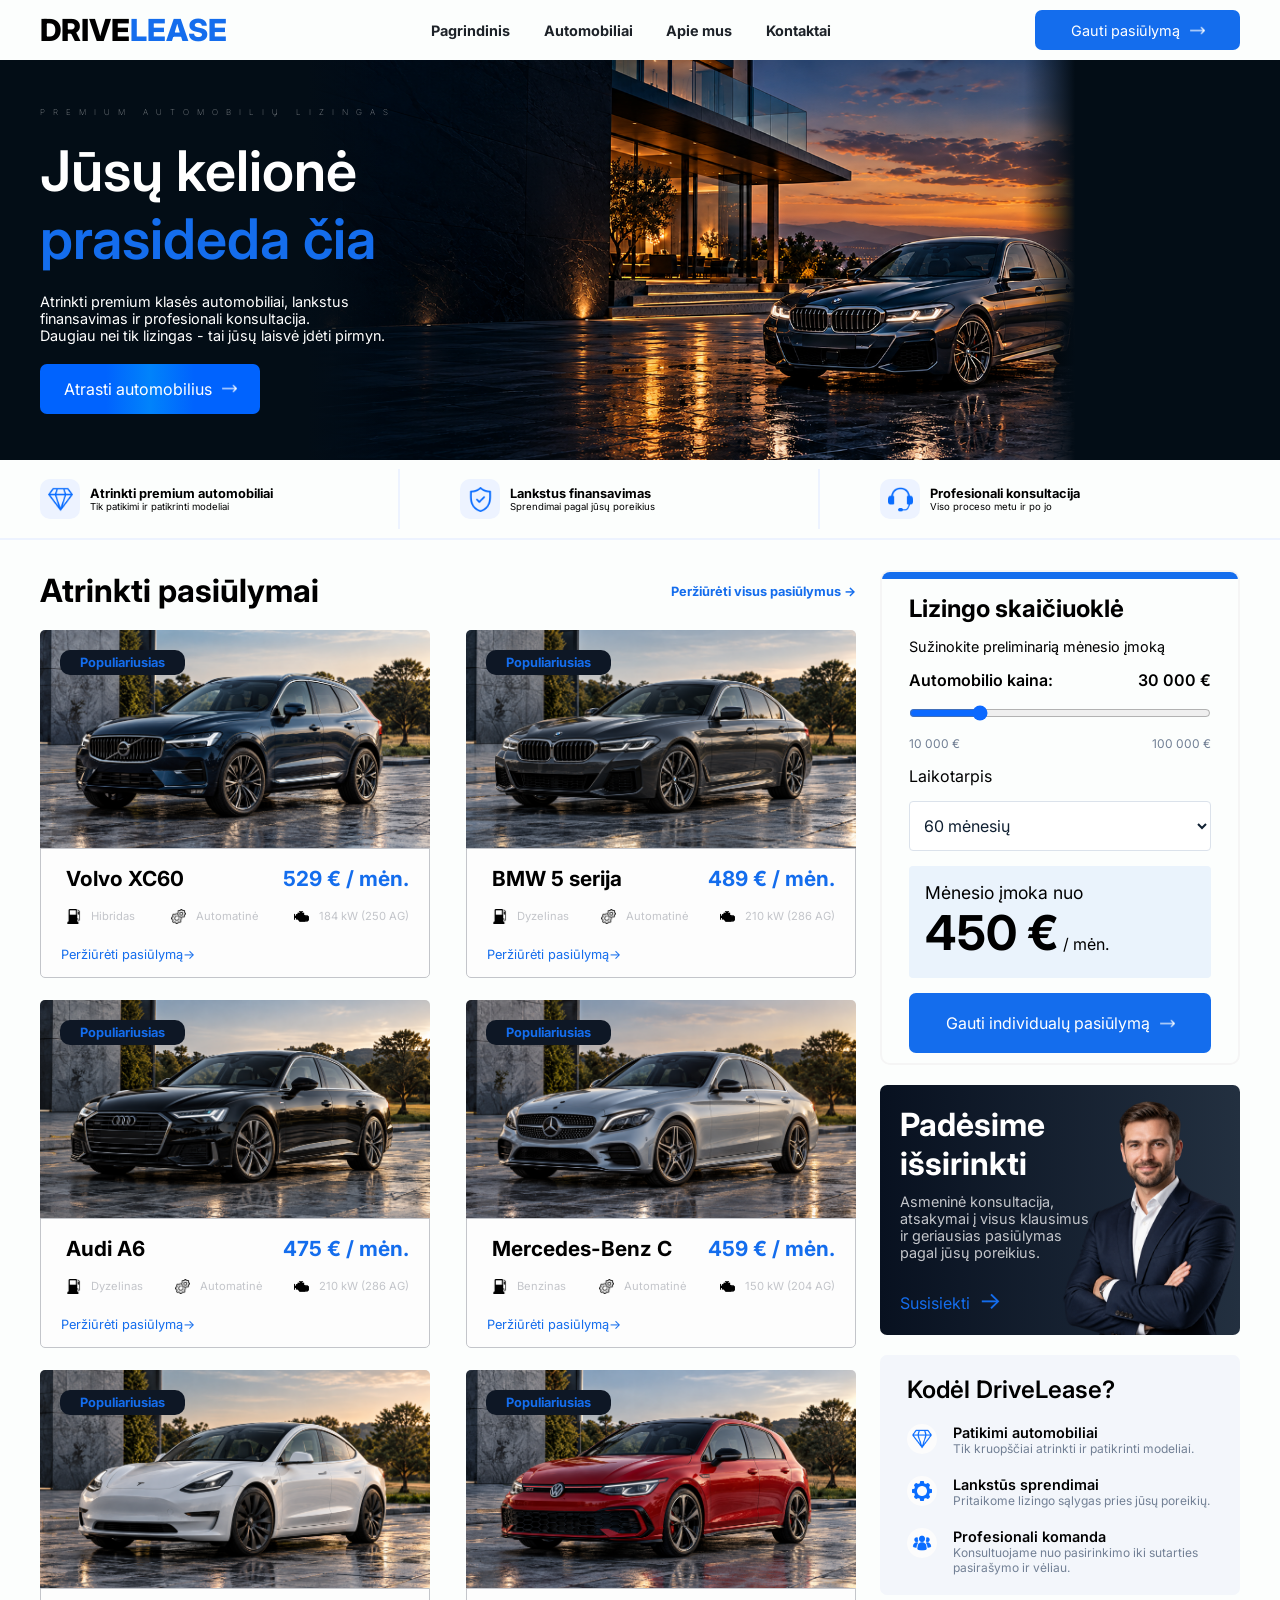
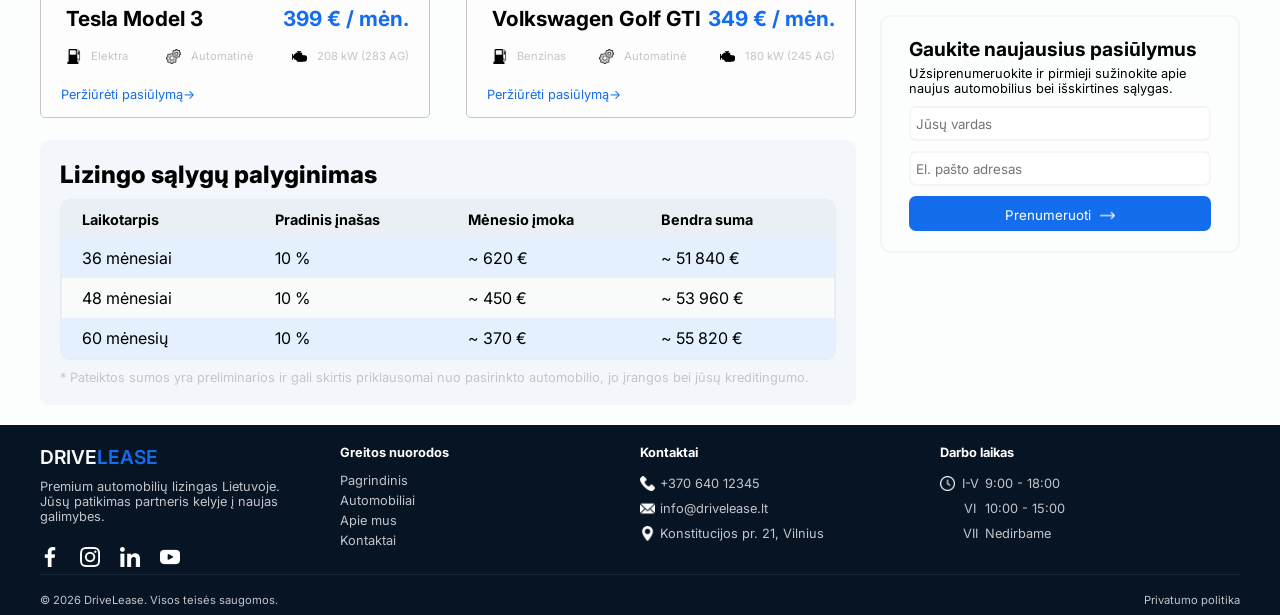
<file: index.html>
<!DOCTYPE html>
<html lang="en">
<head>
    <meta charset="UTF-8">
    <meta name="viewport" content="width=device-width, initial-scale=1.0">
    <link href="style.css" rel="stylesheet" type="text/css">
    <title>DRIVELEASE</title>
</head>
<body>
    <nav id="navbar"></nav>
    <header id="header"></header>
    <div id="whyUsWrapper" class="whyUsWrapper"></div>
    <div id="bodyWrapper" class="bodyWrapper">
        <div class="bodyContentWrapper">
            <div id="carCardsWrapper" class="carCardsWrapper"></div>
            <div id="priceComparison" class="priceComparison"></div>
        </div>
        <div class="bodySidebar">
            <div id="calculatorWrapper" class="calculatorWrapper"></div> 
            <div id="contactUsDash" class="contactUsDash"></div>
            <div id="whyUsDash" class="whyUsDash"> </div>
            <div id="newsLetterWrapper" class="newsLetterWrapper"></div>
        </div>
    </div>
    <footer id="footer"> </footer>
    <script type="module" src="./js/modules.js"></script>
    <script type="module" src="./js/homeModules.js"></script>
    <script src="./js/events.js"  defer></script>
</body>
</html>
</file>
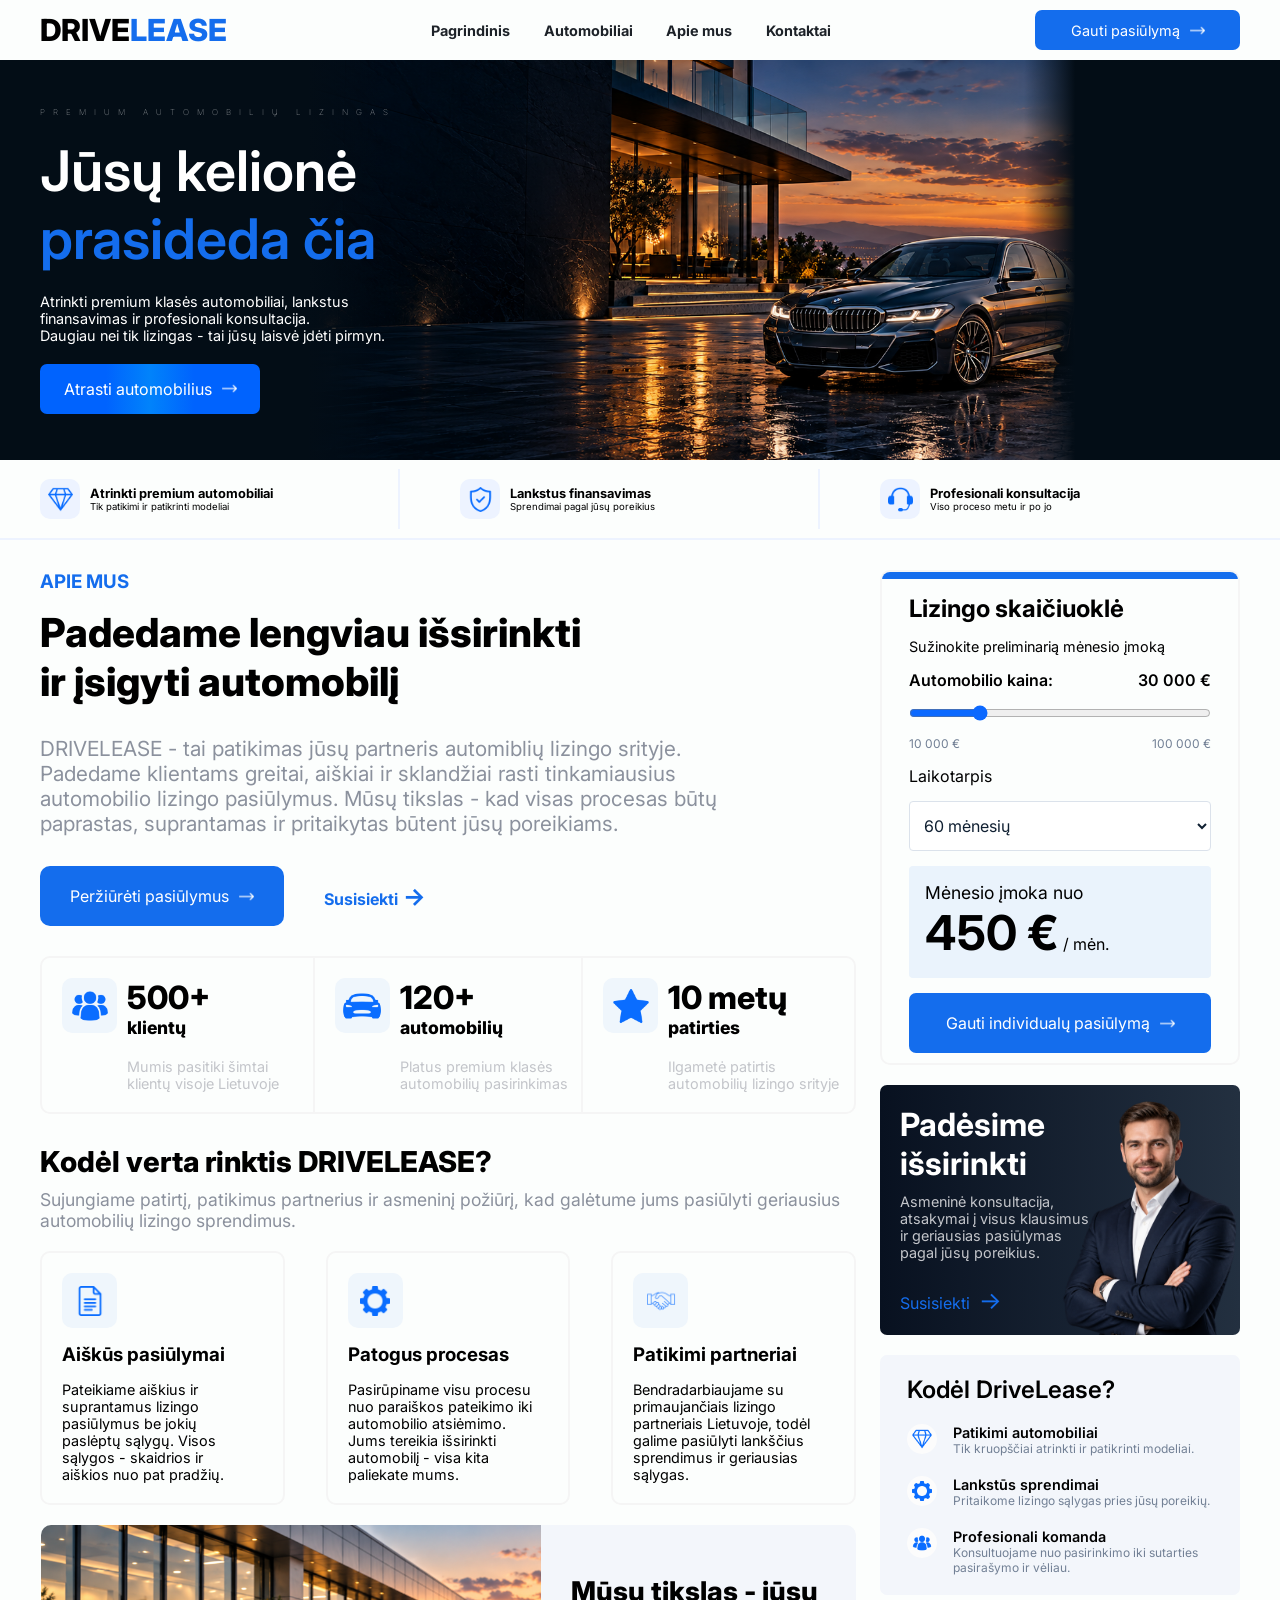
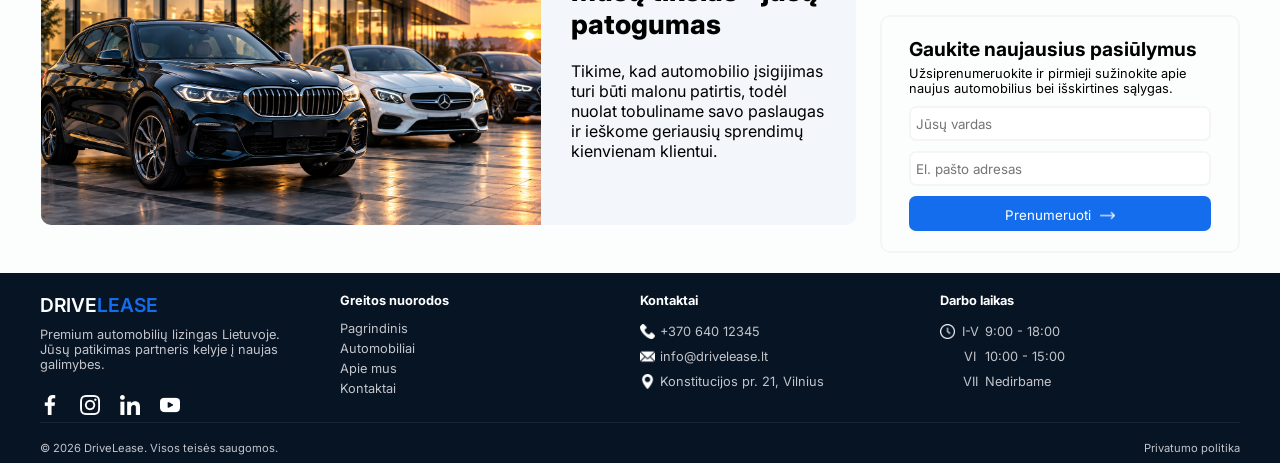
<file: aboutUs.html>
<!DOCTYPE html>
<html lang="en">
<head>
    <meta charset="UTF-8">
    <meta name="viewport" content="width=device-width, initial-scale=1.0">
    <link href="style.css" rel="stylesheet" type="text/css">
    <title>DRIVELEASE</title>
</head>
<body>
    <nav id="navbar"></nav>
    <header id="header"></header>
    <div id="whyUsWrapper" class="whyUsWrapper"></div>
    <div id="bodyWrapper" class="bodyWrapper">
        <div class="bodyContentWrapper">
            <div id="aboutUsContent" class="aboutUsContent"></div>
        </div>
        <div class="bodySidebar">
            <div id="calculatorWrapper" class="calculatorWrapper"></div> 
            <div id="contactUsDash" class="contactUsDash"></div>
            <div id="whyUsDash" class="whyUsDash"> </div>
            <div id="newsLetterWrapper" class="newsLetterWrapper"></div>
        </div>
    </div>
    <footer id="footer"> </footer>
    <script type="module" src="./js/modules.js"></script>
    <script type="module" src="./js/aboutUsModules.js"></script>
    <script src="./js/events.js"  defer></script>

</body>
</html>
</file>
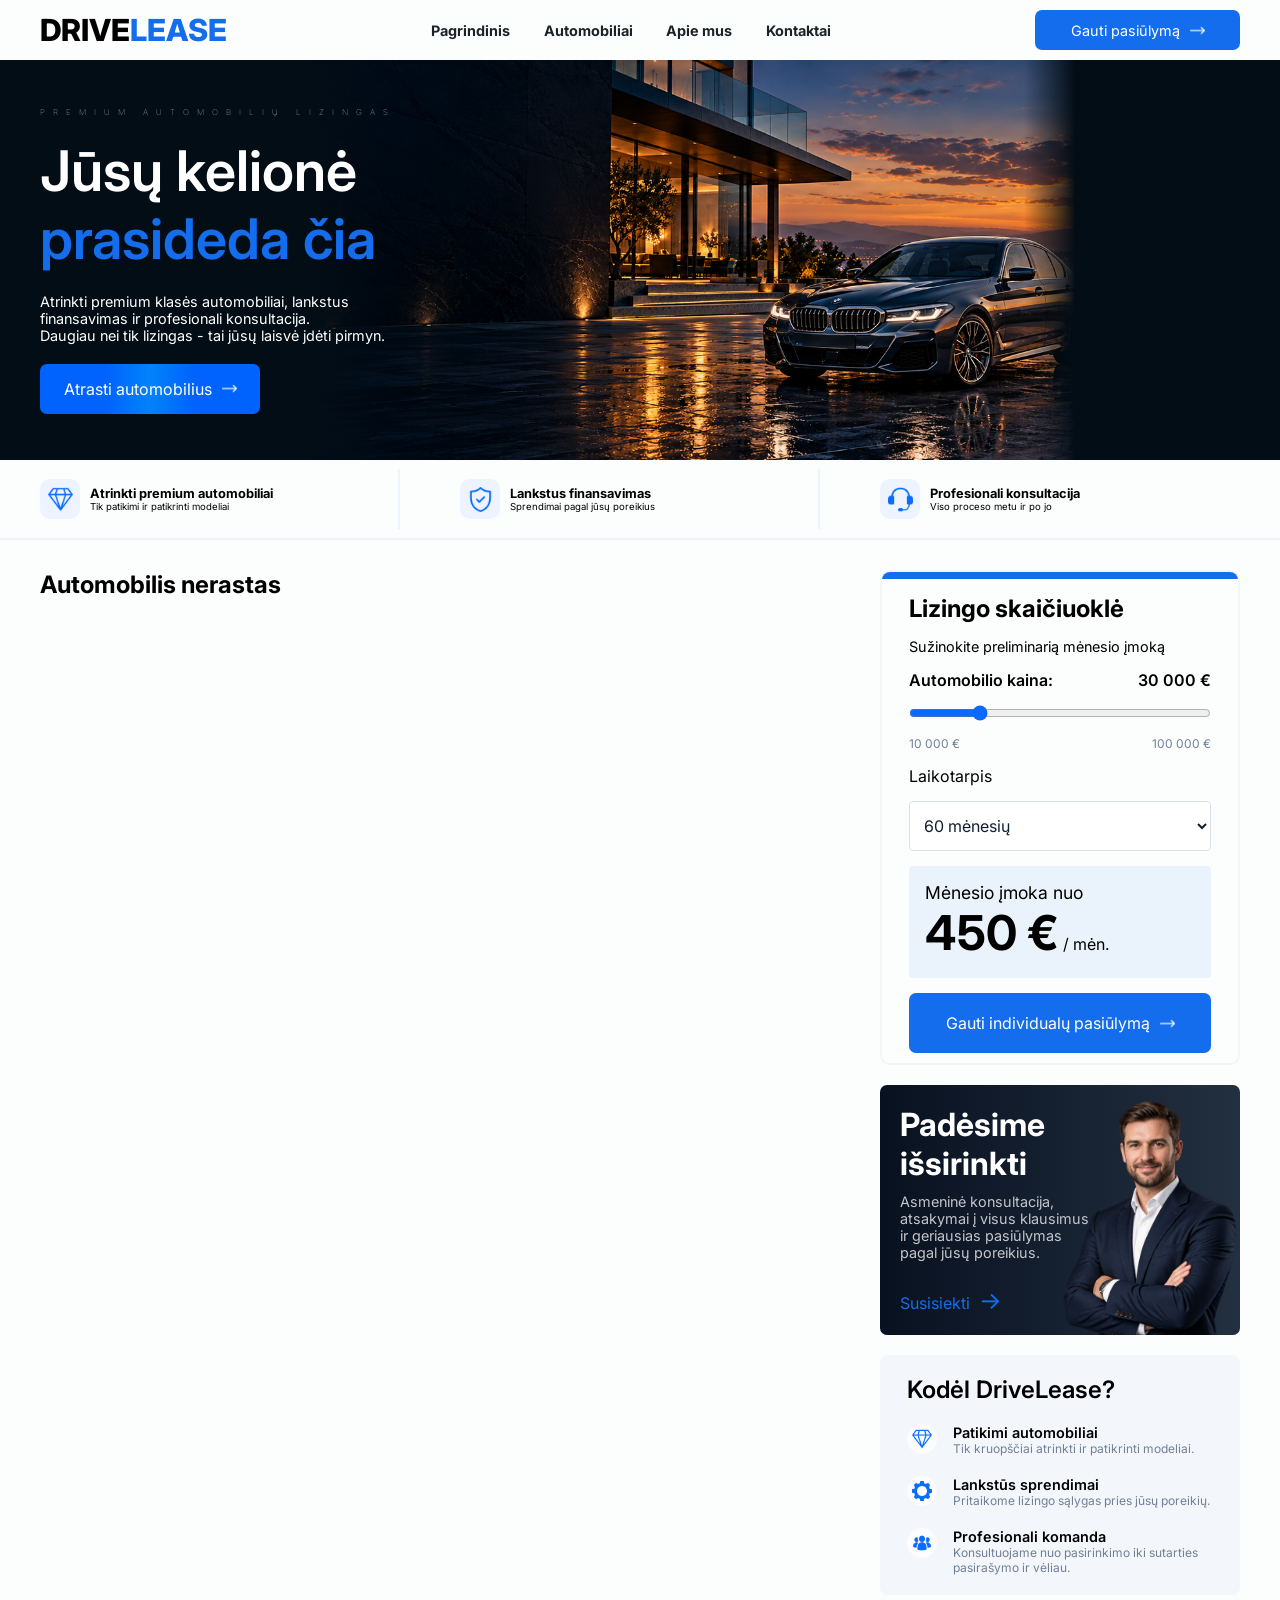
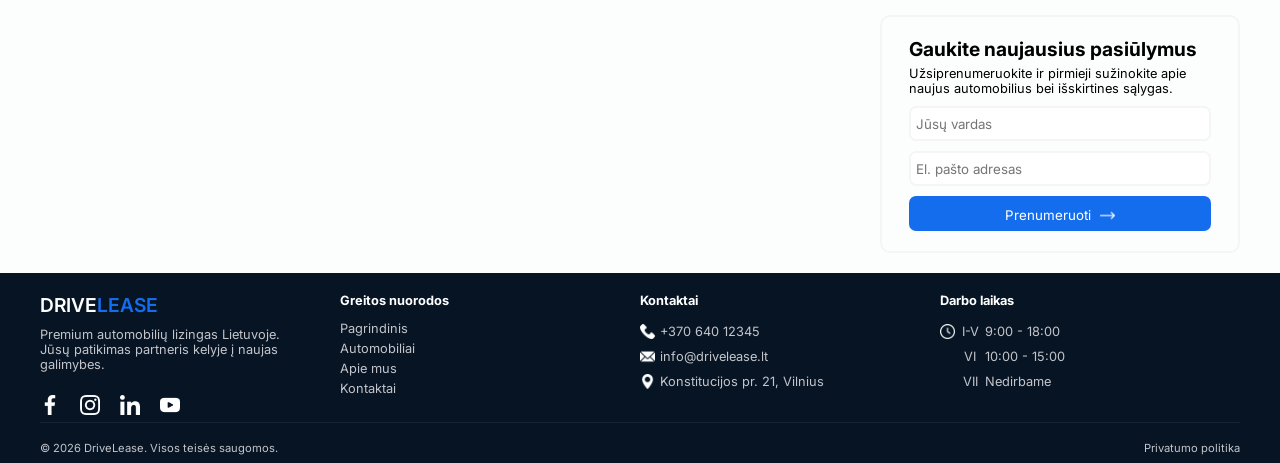
<file: carInfo.html>
<!DOCTYPE html>
<html lang="en">
<head>
    <meta charset="UTF-8">
    <meta name="viewport" content="width=device-width, initial-scale=1.0">
    <link href="style.css" rel="stylesheet" type="text/css">
    <title>DRIVELEASE</title>
</head>
<body>
    <nav id="navbar"></nav>
    <header id="header"></header>
    <div id="whyUsWrapper" class="whyUsWrapper"></div>
    <div id="bodyWrapper" class="bodyWrapper">
        <div class="bodyContentWrapper">
            <div id="carInfoContent" class="carInfoContent">
                
            </div>
        </div>
        <div class="bodySidebar">
            <div id="calculatorWrapper" class="calculatorWrapper"></div> 
            <div id="contactUsDash" class="contactUsDash"></div>
            <div id="whyUsDash" class="whyUsDash"> </div>
            <div id="newsLetterWrapper" class="newsLetterWrapper"></div>
        </div>
    </div>
    <footer id="footer"> </footer>
    <script type="module" src="./js/modules.js"></script>
    <script type="module" src="./js/carInfoModules.js"></script>
    <script src="./js/events.js"  defer></script>

</body>
</html>
</file>
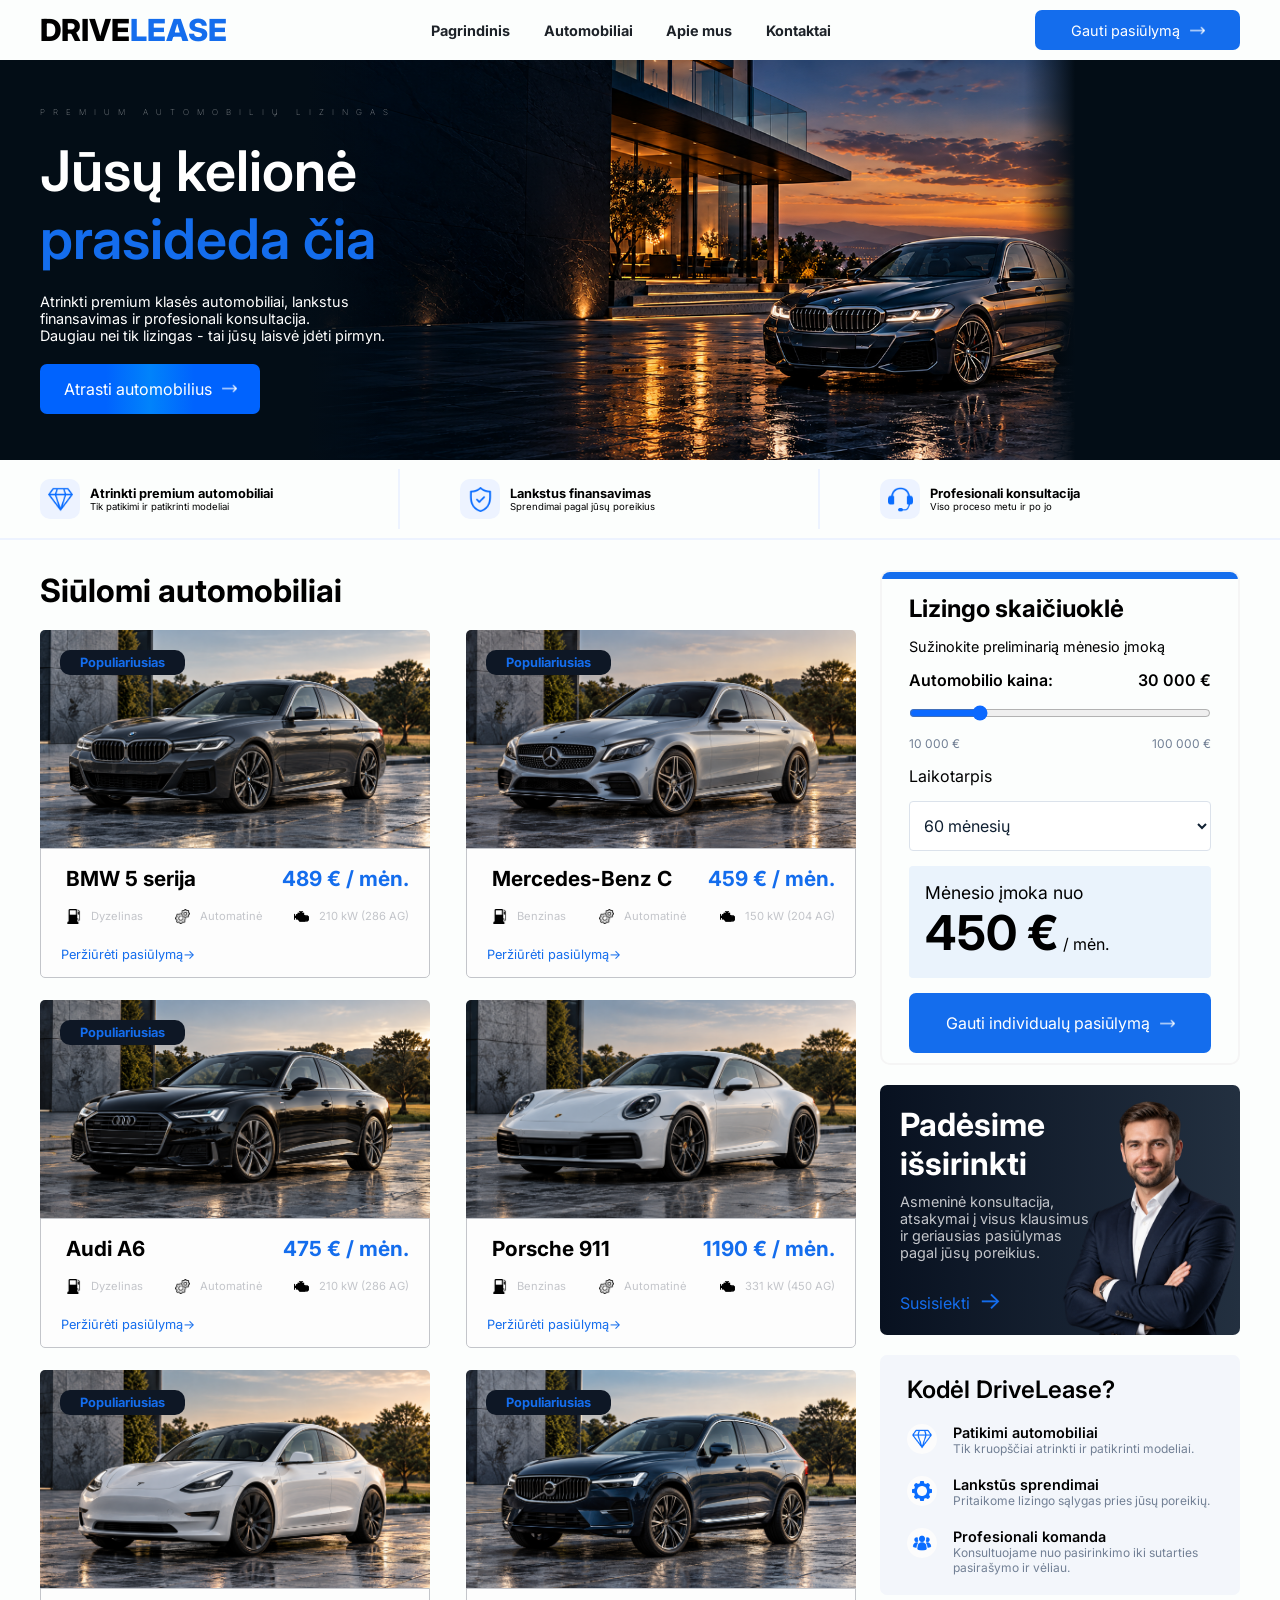
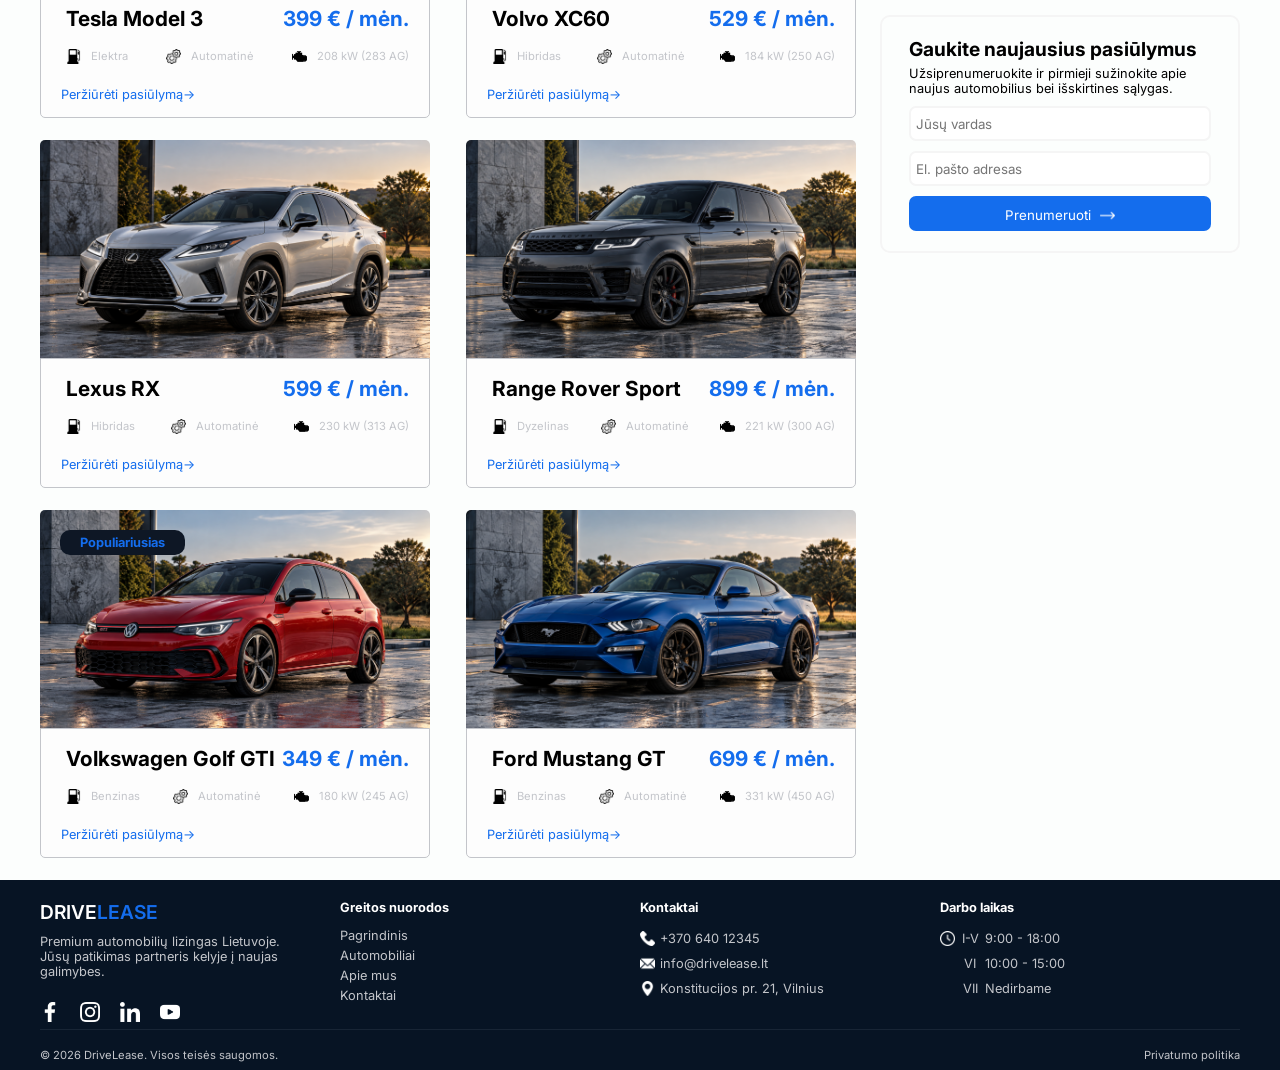
<file: cars.html>
<!DOCTYPE html>
<html lang="en">
<head>
    <meta charset="UTF-8">
    <meta name="viewport" content="width=device-width, initial-scale=1.0">
    <link href="style.css" rel="stylesheet" type="text/css">
    <title>DRIVELEASE</title>
</head>
<body>
    <nav id="navbar"></nav>
    <header id="header"></header>
    <div id="whyUsWrapper" class="whyUsWrapper"></div>
    <div id="bodyWrapper" class="bodyWrapper">
        <div class="bodyContentWrapper">
            <div id="carCardsWrapper" class="carCardsWrapper"></div>        </div>
        <div class="bodySidebar">
            <div id="calculatorWrapper" class="calculatorWrapper"></div> 
            <div id="contactUsDash" class="contactUsDash"></div>
            <div id="whyUsDash" class="whyUsDash"> </div>
            <div id="newsLetterWrapper" class="newsLetterWrapper"></div>
        </div>
    </div>
    <footer id="footer"> </footer>
    <script type="module" src="./js/modules.js"></script>
    <script type="module" src="./js/carsModules.js"></script>
    <script src="./js/events.js"  defer></script>

</body>
</html>
</file>
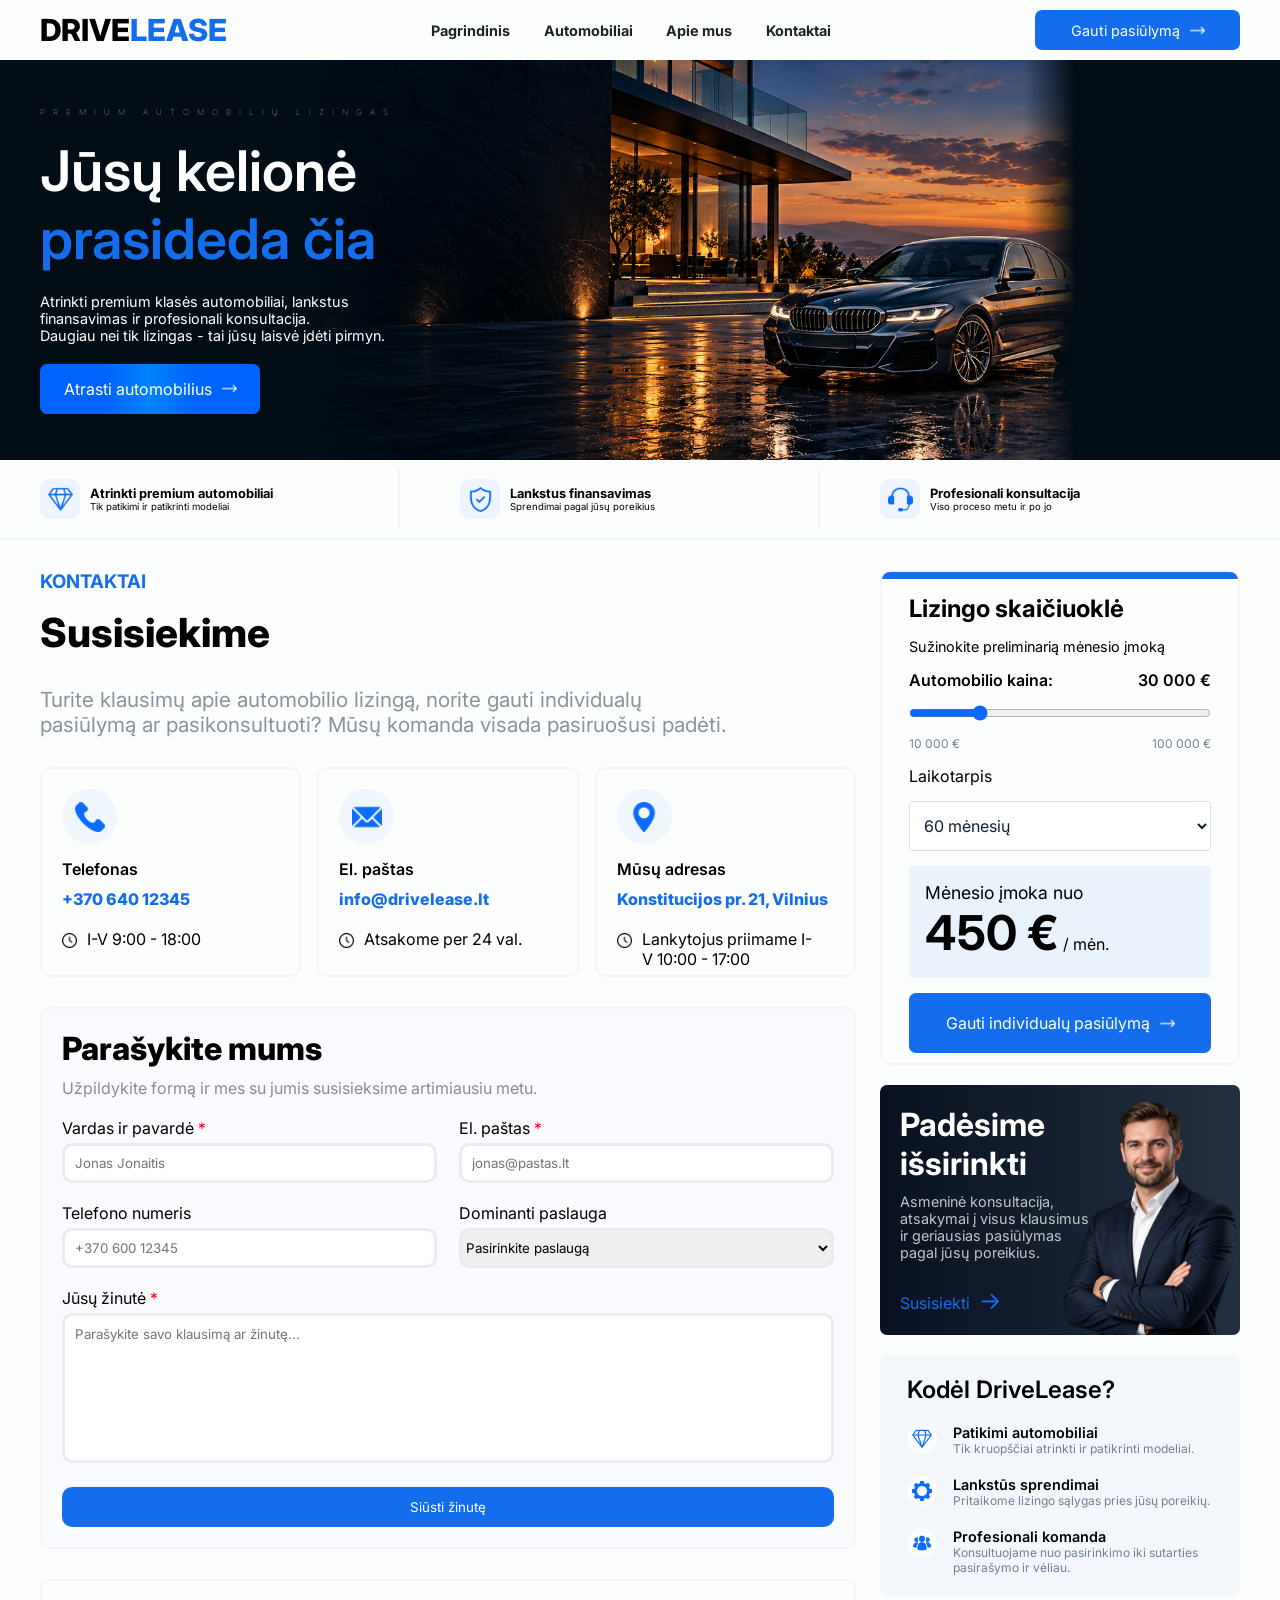
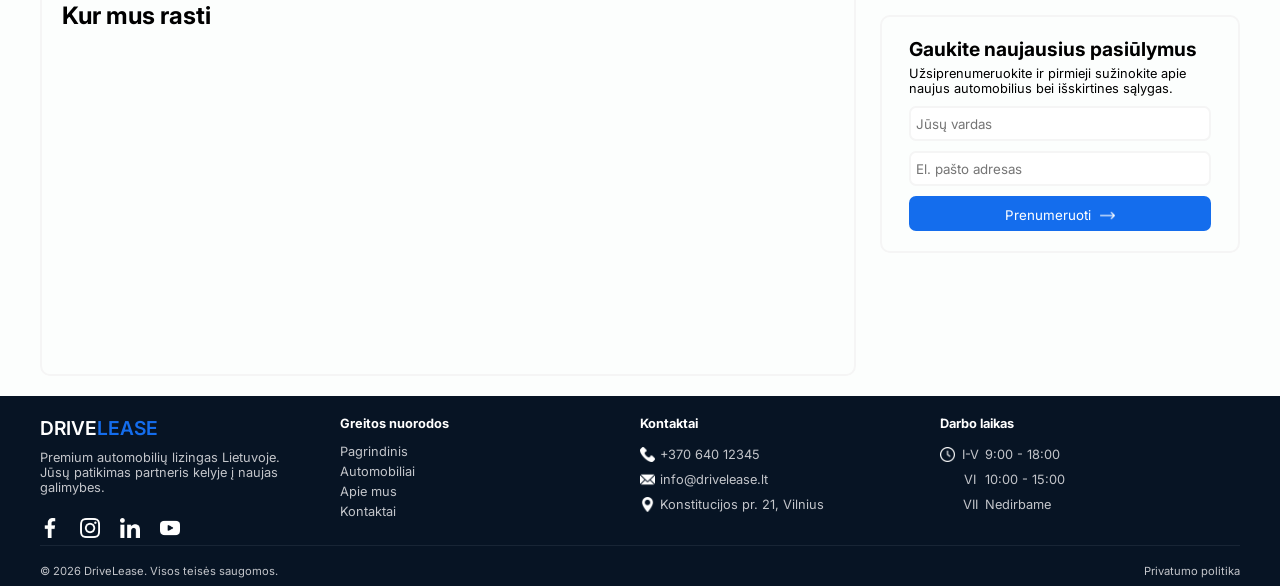
<file: contacts.html>
<!DOCTYPE html>
<html lang="en">
<head>
    <meta charset="UTF-8">
    <meta name="viewport" content="width=device-width, initial-scale=1.0">
    <link href="style.css" rel="stylesheet" type="text/css">
    <title>DRIVELEASE</title>
</head>
<body>
    <nav id="navbar"></nav>
    <header id="header"></header>
    <div id="whyUsWrapper" class="whyUsWrapper"></div>
    <div id="bodyWrapper" class="bodyWrapper">
        <div class="bodyContentWrapper">
            <div id="contactsContent" class="contactsContent"></div>
        </div>
        <div class="bodySidebar">
            <div id="calculatorWrapper" class="calculatorWrapper"></div> 
            <div id="contactUsDash" class="contactUsDash"></div>
            <div id="whyUsDash" class="whyUsDash"> </div>
            <div id="newsLetterWrapper" class="newsLetterWrapper"></div>
        </div>
    </div>
    <footer id="footer"> </footer>
    <script type="module" src="./js/modules.js"></script>
    <script type="module" src="./js/contactsModules.js"></script>
    <script src="./js/events.js"  defer></script>

</body>
</html>
</file>
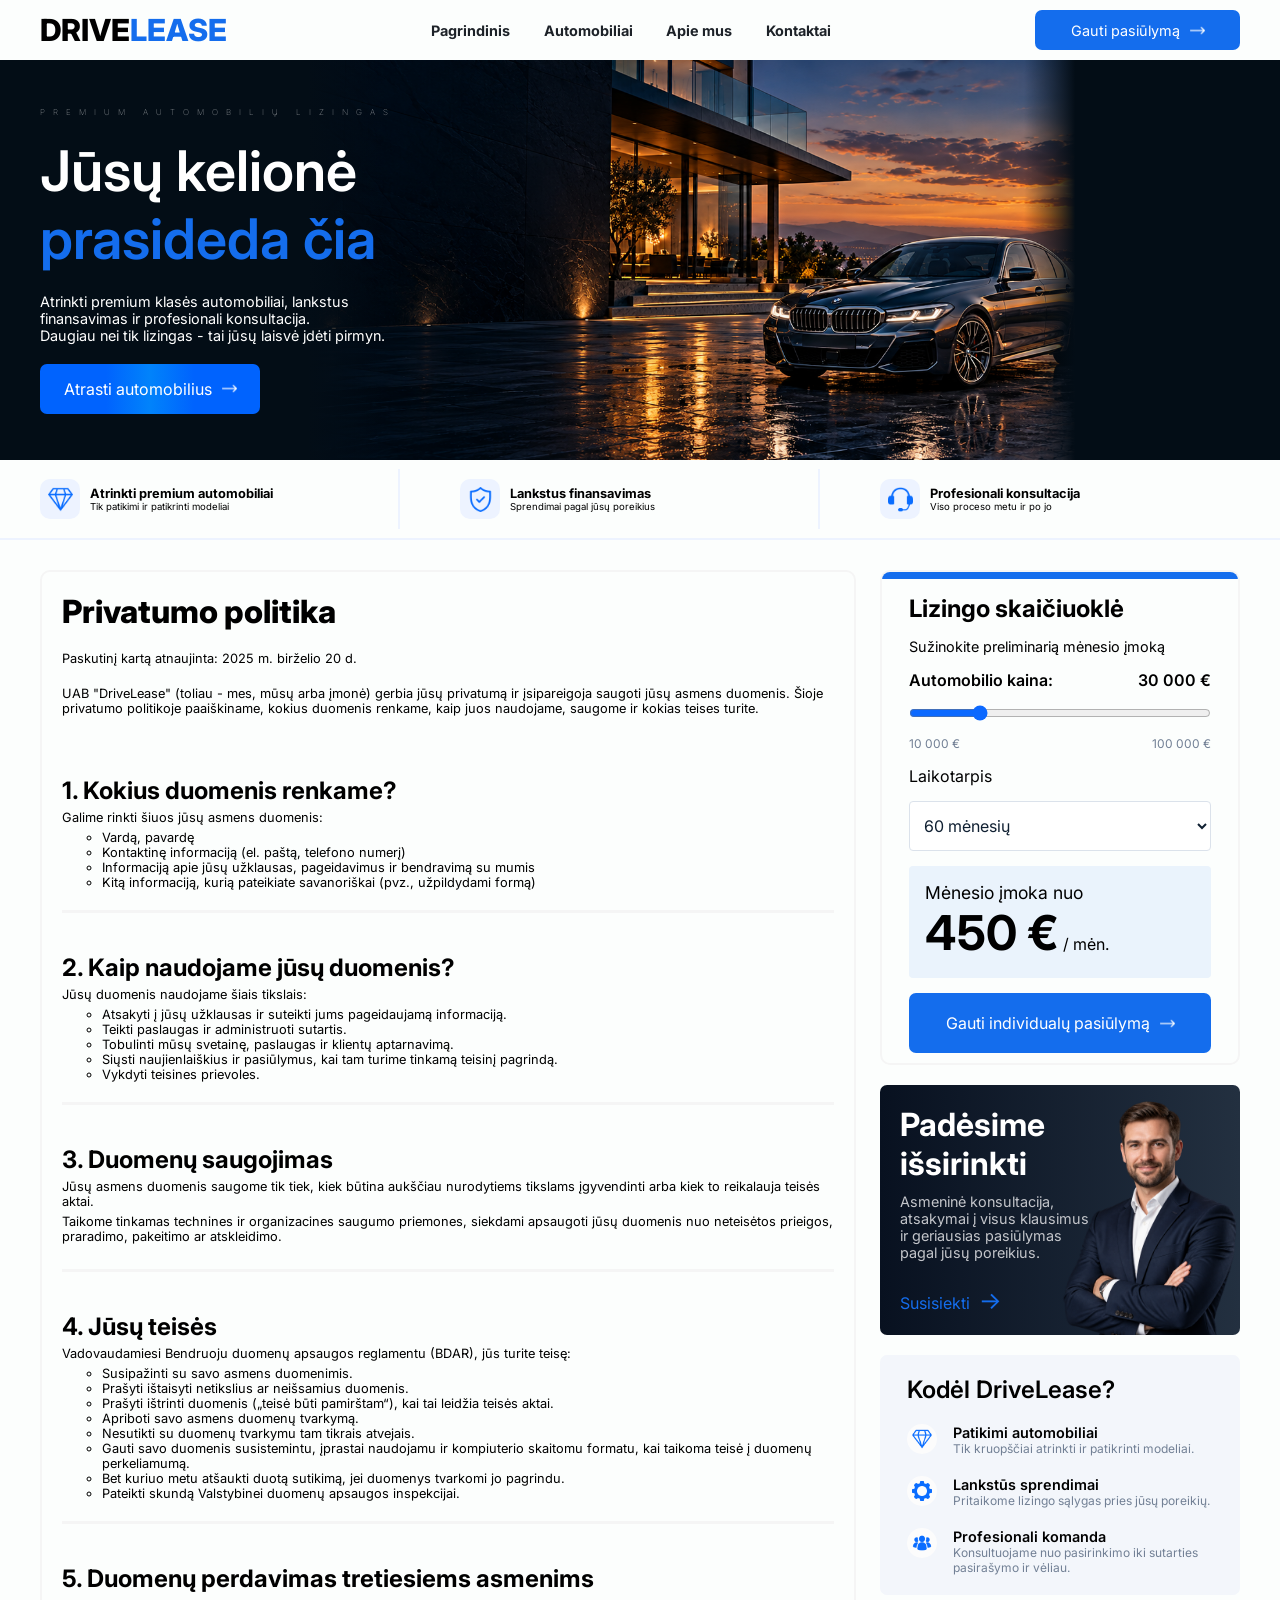
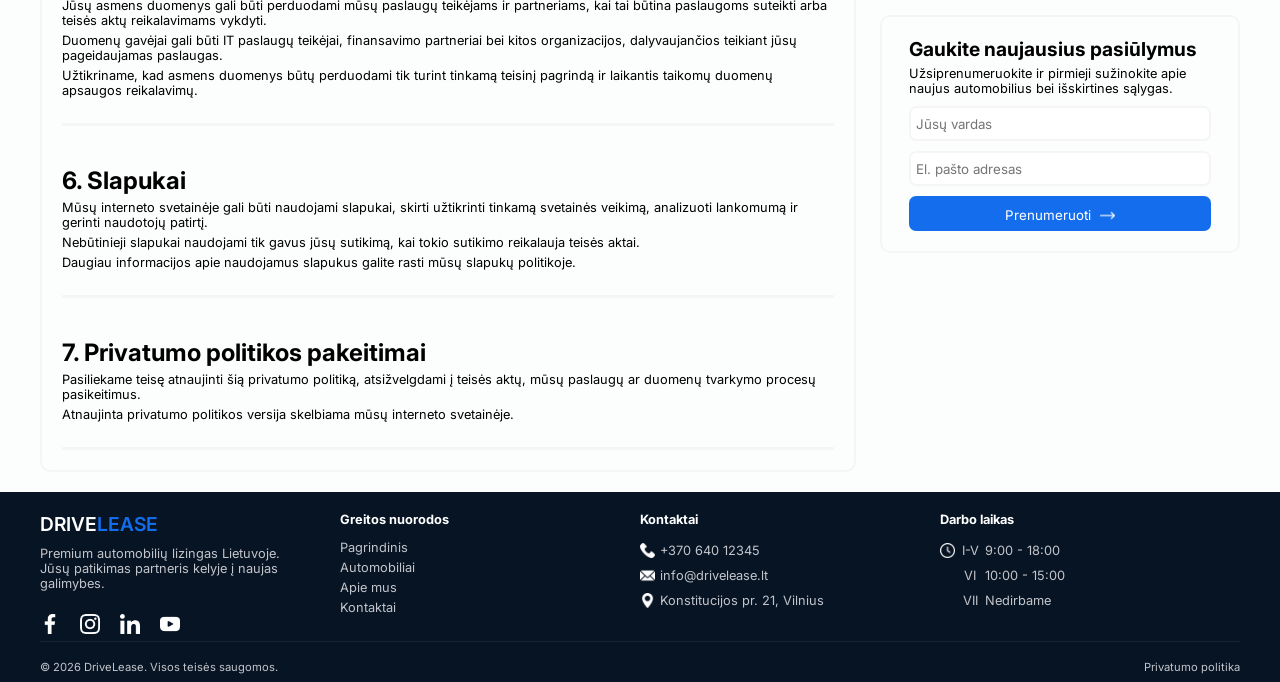
<file: privacyPolicy.html>
<!DOCTYPE html>
<html lang="en">
<head>
    <meta charset="UTF-8">
    <meta name="viewport" content="width=device-width, initial-scale=1.0">
    <link href="style.css" rel="stylesheet" type="text/css">
    <title>DRIVELEASE</title>
</head>
<body>
    <nav id="navbar"></nav>
    <header id="header"></header>
    <div id="whyUsWrapper" class="whyUsWrapper"></div>
    <div id="bodyWrapper" class="bodyWrapper">
        <div class="bodyContentWrapper">
            <div id="privacyPolicyContent" class="privacyPolicyContent"></div>
        </div>
        <div class="bodySidebar">
            <div id="calculatorWrapper" class="calculatorWrapper"></div> 
            <div id="contactUsDash" class="contactUsDash"></div>
            <div id="whyUsDash" class="whyUsDash"> </div>
            <div id="newsLetterWrapper" class="newsLetterWrapper"></div>
        </div>
    </div>
    <footer id="footer"> </footer>
    <script type="module" src="./js/modules.js"></script>
    <script type="module" src="./js/privacyPolicyModules.js"></script>
    <script src="./js/events.js"  defer></script>

</body>
</html>
</file>
<file: style.css>
@import url('https://fonts.googleapis.com/css2?family=Inter:wght@400;500;600;700;800&display=swap');
@import url("./components/navBar/navBar.css");
@import url("./components/header/header.css");
@import url("./components/whyUs/whyUs.css");
@import url("./components/calculator/calculator.css");
@import url("./components/contactUs/contactUs.css");
@import url("./components/whyUsDash/whyUsDash.css");
@import url("./components/footer/footer.css");
@import url("./components/newsLetter/newsLetter.css");
@import url("./components/carCards/carCards.css");
@import url("./components/priceComparison/priceComparison.css");
@import url("./components/aboutUs/aboutUs.css");
@import url("./components/contacts/contacts.css");
@import url("./components/privacyPolicy/privacyPolicy.css");
@import url("./components/carInfo/carInfo.css");


:root{
    --baseWidth: 1200px;
    --textColor: #1d2228;
    --textColorBright: #c3c5ca;
    --blueAccent: #146ded;
}

*{
    padding: 0px;
    margin: 0px;
    box-sizing: border-box;
    font-family: 'Inter', sans-serif;
}

html {
  scrollbar-width: none;
}

body{
    width: 100vw;
    display: flex;
    overflow-x: hidden;
    flex-direction: column;
    justify-content: flex-start;
    align-items: center;
    background-color: #fcfefd;

}

body::-webkit-scrollbar {
  display: none;
}

footer{
    background-color: #071424;
    width: 100%;
    height: auto;
    margin-top: 20px;
    display: flex;
    flex-flow: row nowrap;
    justify-content: center;
    align-items: flex-start;
}

.bodyWrapper{
    width: var(--baseWidth);
    margin-top: 30px;
    display: flex;
    flex: flow nowrap;
    justify-content: space-between;
    align-items: flex-start;
    

    @media (max-width: 767px) {
        /* phones */
        width: 100%;
        flex-direction: column;
        justify-content: space-between;
        align-items: center;
        gap: 20px;
    }

    @media (min-width: 768px) and (max-width: 991px) {
        /* tables */
        width: 100%;
        flex-direction: column;
        justify-content: space-between;
        align-items: center;
        gap: 20px;
    }

    @media (min-width: 992px) and (max-width: 1199px) {
        /* laptops */
        width: 100%;
    }
}

.bodyContentWrapper{
    width: 68%;
    display: flex;
    flex-direction: column;
    justify-content: flex-start;
    align-items: center;

    @media (max-width: 767px) {
        /* phones */
        width: 100%;
        padding: 0px 5px;
    }

    @media (min-width: 768px) and (max-width: 991px) {
        /* tables */
        width: 100%;
        padding: 0px 5px;
    }

    @media (min-width: 992px) and (max-width: 1199px) {
        /* laptops */
        padding: 0px 5px;
    }
}

.bodySidebar{
    width: 30%;
    display: flex;
    flex-direction: column;
    justify-content: flex-start;
    align-items: center;
    gap: 20px;

    @media (max-width: 767px) {
        /* phones */
        width: 100%;
    }

    @media (min-width: 768px) and (max-width: 991px) {
        /* tables */
        width: 100%;
    }
}
</file>
